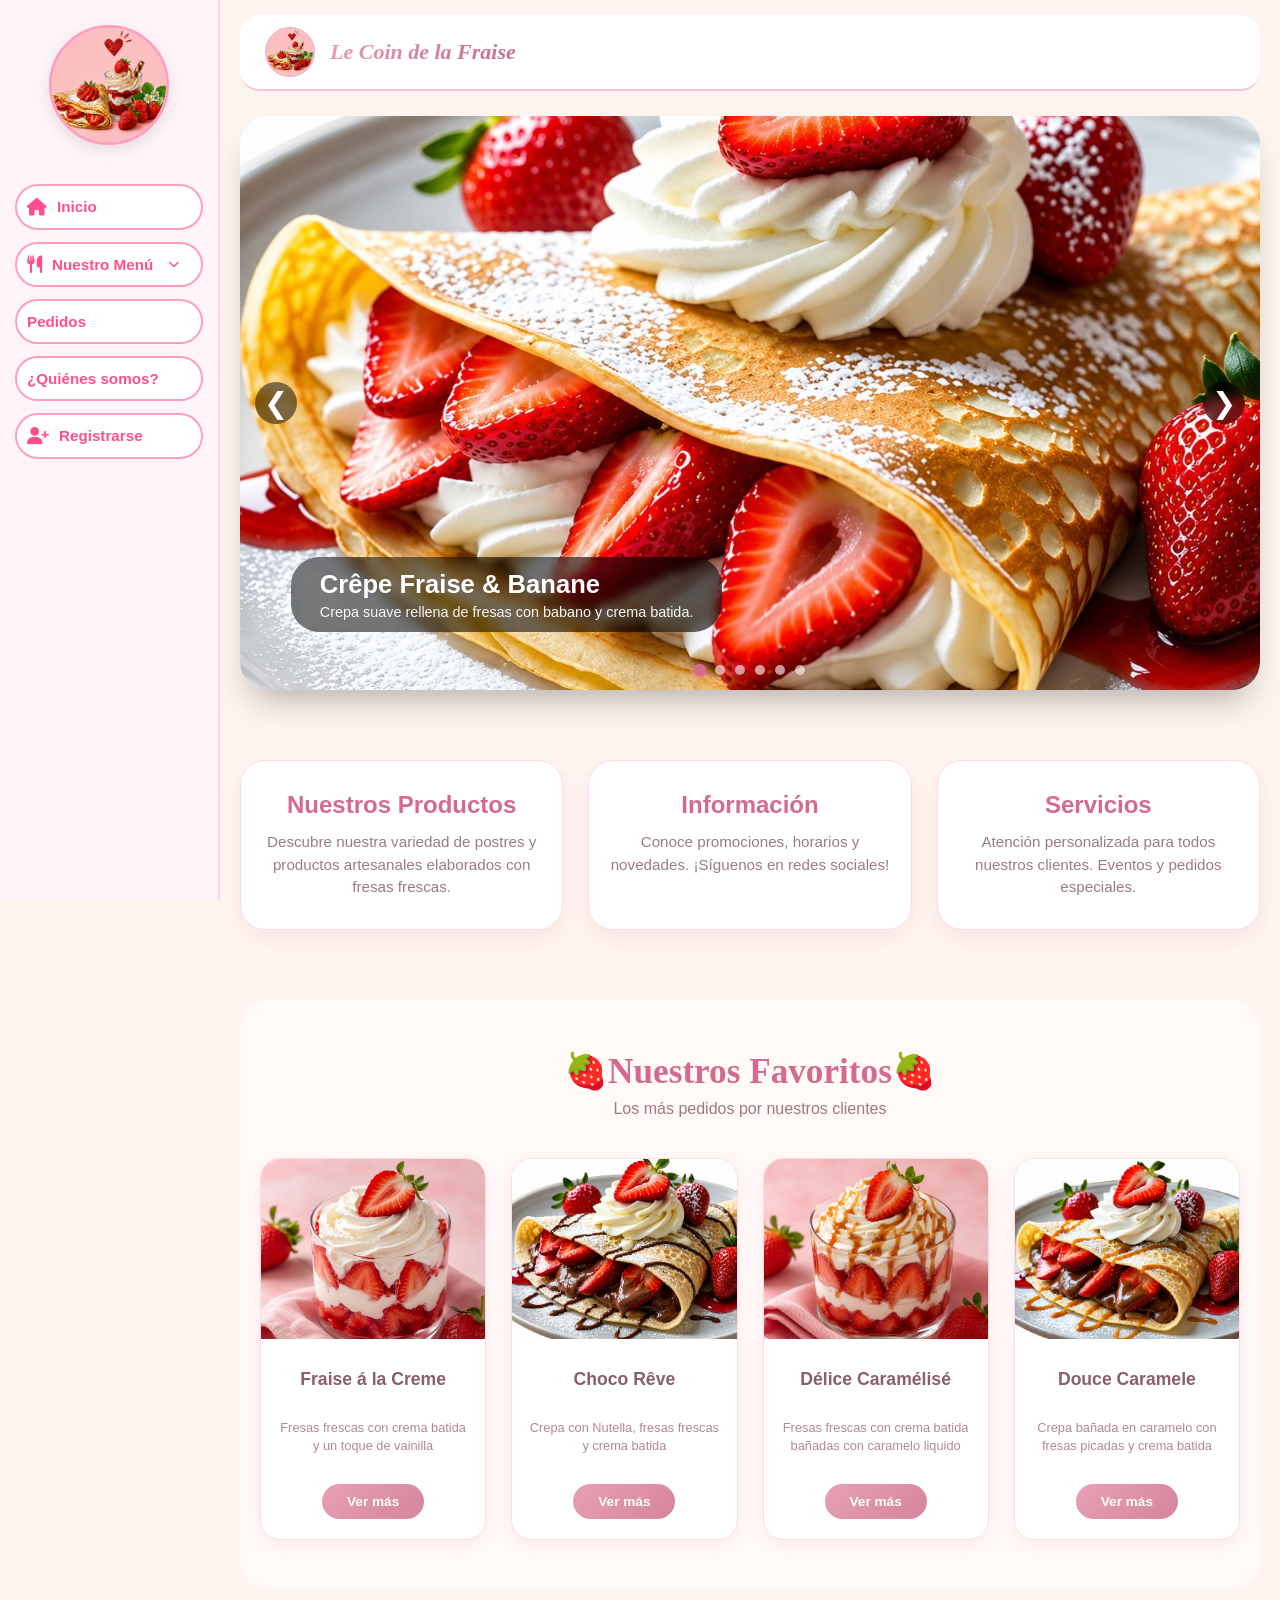
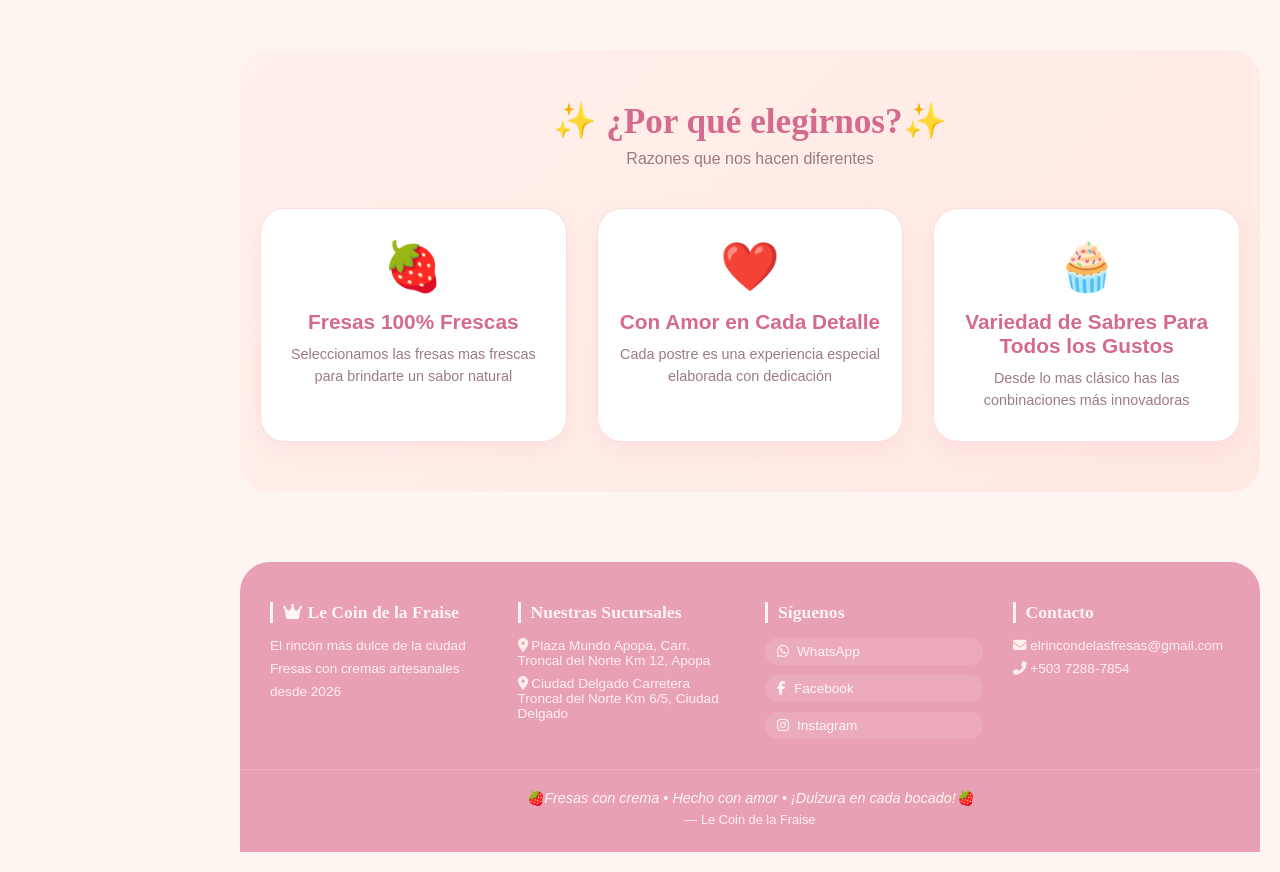
<file: index.html>
<!DOCTYPE html>
<html lang="es">
<head>
    <meta charset="UTF-8">
    <meta name="viewport" content="width=device-width, initial-scale=1.0">
    <title>Le Coin de la Fraise | Fresas & Delicias</title>
    <link rel="stylesheet" href="./css/inicio.css">
    <link rel="stylesheet" href="https://cdnjs.cloudflare.com/ajax/libs/font-awesome/6.5.1/css/all.min.css">
</head>
<body>

<div class="container-principal">
    <!-- MENÚ LATERAL (SIDEBAR) NUEVO -->
    <aside class="sidebar">
        <div class="logo-sidebar">
            <img src="IMG/logo.png" alt="Logo">
        </div>
        <nav class="nav-sidebar">
            <a href="index.html"><i class="fas fa-home"></i> Inicio</a>
            
            <!-- Opción con submenú -->
            <div class="menu-item-con-submenu">
                <a href="#" class="menu-principal">
                    <i class="fas fa-utensils"></i> Nuestro Menú
                    <i class="fas fa-chevron-down submenu-flecha"></i>
                </a>
                <div class="submenu">
                    <a href="./Html/MenuFresas.html">Fresas con crema</a>
                  <a href="./Html/MenuCrepas.html">Crepas</a>
                </div>
            </div>

            <a href="./Html/Pedidos.html">Pedidos</a>
            <a href="./Html/Nosotros.html">¿Quiénes somos?</a>
            <a href="./Html/Registro.html"><i class="fas fa-user-plus"></i> Registrarse</a>
        </nav>
    </aside>

    <!-- CONTENIDO PRINCIPAL -->
    <main class="main-content">
        <!-- ENCABEZADO SUPERIOR -->
        <header class="header-principal">
            <div class="logo-header">
                <img src="IMG/logo.png" alt="Logo">
                <h1>Le Coin de la Fraise</h1>
            </div>
        </header>

        <!-- ========== CARRUSEL ========== -->
        <section class="carousel-section" id="inicio">
            <div class="carousel-container">
                <div class="carousel-slides">
                    <div class="slide active">
                        <img src="IMG/crepafresa.png" alt="Crepa de fresa">
                        <div class="slide-caption">
                            <h2>Crêpe Fraise & Banane</h2>
                            <p>Crepa suave rellena de fresas con babano y crema batida.</p>
                        </div>
                    </div>
                    <div class="slide">
                        <img src="IMG/fresa con crema.png" alt="Crepas de caramelo">
                        <div class="slide-caption">
                            <h2>Fraise á la Creme</h2>
                            <p>Fresas frescas con crema batida y un toque de bainilla.</p>
                        </div>
                    </div>
                        <div class="slide">
                        <img src="IMG/caramele.png" alt="Crepas de caramelo">
                        <div class="slide-caption">
                            <h2>Douce Caramele</h2>
                            <p>Crepa bañada en caramelo con fresas picadas y crema batida.</p>
                        </div>
                    </div>
                    <div class="slide">
                        <img src="IMG/fresa con caramelo.png" alt="Fresa con caramelo">
                        <div class="slide-caption">
                            <h2>Délice Caraélisé</h2>
                            <p>Fresas frescas con crema batida bañadas con caramelo liquido.</p>
                        </div>
                    </div>
                    <div class="slide">
                        <img src="IMG/chococrepa.png" alt="Crepa de chocolate">
                        <div class="slide-caption">
                            <h2>Choco Rêve</h2>
                            <p>Crepa con nutella, fresas frescas y crema batida.</p>
                        </div>
                    </div>
                    <div class="slide">
                        <img src="IMG/fresachoco.jpg" alt="Fresas de chocolate">
                        <div class="slide-caption">
                            <h2>Chocofraise</h2>
                            <p>Fresas frescas con crema batida bañadas con chocolate liquido.</p>
                        </div>
                    </div>
                </div>
                <button class="carousel-btn prev" id="prevBtn">&#10094;</button>
                <button class="carousel-btn next" id="nextBtn">&#10095;</button>
                <div class="carousel-dots" id="dotsContainer"></div>
            </div>
        </section>

        <!-- ========== TARJETAS DE INFORMACIÓN ========== -->
        <section class="info" id="informacion">
            <div class="card">
                <h2>Nuestros Productos</h2>
                <p>Descubre nuestra variedad de postres y productos artesanales elaborados con fresas frescas.</p>
            </div>
            <div class="card">
                <h2>Información</h2>
                <p>Conoce promociones, horarios y novedades. ¡Síguenos en redes sociales!</p>
            </div>
            <div class="card">
                <h2>Servicios</h2>
                <p>Atención personalizada para todos nuestros clientes. Eventos y pedidos especiales.</p>
            </div>
        </section>

        <!-- ========== SECCIÓN NUESTROS FAVORITOS ========== -->
        <section class="favoritos" id="menu">
            <div class="container-favoritos">
                <h2 class="titulo-seccion">🍓Nuestros Favoritos🍓</h2>
                <p class="subtitulo-seccion">Los más pedidos por nuestros clientes</p>
                <div class="productos-grid">
                    <div class="producto-card">
                        <div class="producto-imagen">
                            <img src="IMG/fresa con crema.png" alt="Fresas con Crema">
                        </div>
                        <h3>Fraise á la Creme</h3>
                        <p class="producto-descripcion">Fresas frescas con crema batida y un toque de vainilla</p>
                        <button class="btn-ver-mas"  href="./Html/MenuFresas.html">Ver más</button>
                    </div>
                    <div class="producto-card">
                        <div class="producto-imagen">
                            <img src="IMG/chococrepa.png" alt="Crepa con Chocolate">
                        </div>
                        <h3>Choco Rêve</h3>
                        <p class="producto-descripcion">Crepa con Nutella, fresas frescas y crema batida</p>
                        <button class="btn-ver-mas" href="MenuCrepas.html">Ver más</button>
                    </div>
                    <div class="producto-card">
                        <div class="producto-imagen">
                            <img src="IMG/fresa con caramelo.png" alt="fresas con caramelo">
                        </div>
                        <h3>Délice Caramélisé</h3>
                        <p class="producto-descripcion">Fresas frescas con crema batida bañadas con caramelo liquido</p>
                        <button class="btn-ver-mas" href="MenuFresas.html">Ver más</button>
                    </div>
                    <div class="producto-card">
                        <div class="producto-imagen">
                            <img src="IMG/caramele.png" alt="Crepa con caramelo">
                        </div>
                        <h3>Douce Caramele</h3>
                        <p class="producto-descripcion">Crepa bañada en caramelo con fresas picadas y crema batida</p>
                        <button class="btn-ver-mas" href="MenuCrepas.html">Ver más</button>
                    </div>
                </div>
            </div>
        </section>

        <!-- ========== SECCIÓN ¿POR QUÉ ELEGIRNOS? (NOSOTROS) ========== -->
        <section class="porque-elegirnos" id="nosotros">
            <div class="container-porque">
                <h2 class="titulo-seccion">✨ ¿Por qué elegirnos?✨</h2>
                <p class="subtitulo-seccion">Razones que nos hacen diferentes</p>
                <div class="razones-grid">
                    <div class="razon-card">
                        <div class="razon-icono">🍓</div>
                        <h3>Fresas 100% Frescas</h3>
                        <p>Seleccionamos las fresas mas frescas para brindarte un sabor natural</p> 
                    </div>
                    <div class="razon-card">
                        <div class="razon-icono">❤️</div>
                        <h3>Con Amor en Cada Detalle</h3>
                        <p>Cada postre es una experiencia especial elaborada con dedicación</p>
                    </div>
                    <div class="razon-card">
                        <div class="razon-icono">🧁</div>
                        <h3>Variedad de Sabres Para Todos los Gustos</h3>
                        <p>Desde lo mas clásico has las conbinaciones más innovadoras</p>
                    </div>
                </div>
            </div>
        </section>

        <!-- ========== FOOTER NUEVO ========== -->
        <footer class="footer-redisenado">
            <div class="footer-contenido-arriba">
                <div class="footer-container">
                    <div class="footer-columna footer-columna-info">
                        <h3><i class="fas fa-crown"></i> Le Coin de la Fraise</h3>
                        <p>El rincón más dulce de la ciudad</p>
                        <p>Fresas con cremas artesanales</p>
                        <p>desde 2026</p>
                    </div>

                    <div class="footer-columna footer-columna-sucursales">
                        <h3>Nuestras Sucursales</h3>
                        <p><i class="fas fa-location-dot"></i> Plaza Mundo Apopa, Carr. Troncal del Norte Km 12, Apopa</p>
                        <p><i class="fas fa-location-dot"></i> Ciudad Delgado Carretera Troncal del Norte Km 6/5, Ciudad Delgado</p>
                    </div>

                    <div class="footer-columna footer-columna-redes">
                        <h3>Síguenos</h3>
                        <div class="redes-sociales-footer">
                            <a href="https://wa.me/50372887854?text=¡Hola!%20Me%20gustaría%20ordenar%20unas%20fresas%20con%20crema" aria-label="WhatsApp"><i class="fab fa-whatsapp"></i> WhatsApp</a>
                            <a href="https://www.facebook.com/share/1c9cbcK5gX/" aria-label="Facebook"><i class="fab fa-facebook-f"></i> Facebook</a>
                            <a href="https://www.instagram.com/le_coin_de_la_fraise?igsh=Z292ZjJ0dDlyNTkz" aria-label="Instagram"><i class="fab fa-instagram"></i> Instagram</a>
                        </div>
                    </div>

                    <div class="footer-columna footer-columna-contacto">
                        <h3>Contacto</h3>
                        <p><i class="fas fa-envelope"></i> elrincondelasfresas@gmail.com</p>
                        <p><i class="fas fa-phone-alt"></i> +503 7288-7854</p>
                    </div>
                </div>
            </div>

            <div class="footer-mensaje">
                <p class="mensaje-texto">🍓Fresas con crema • Hecho con amor • ¡Dulzura en cada bocado!🍓</p>
                <p class="mensaje-autor">— Le Coin de la Fraise</p>
            </div>
        </footer>
    </main>
</div>

<script src="Js/inicio.js"></script>
</body>
</html>
</file>
<file: css/inicio.css>
* {
    margin: 0;
    padding: 0;
    box-sizing: border-box;
    font-family: 'Segoe UI', Arial, Helvetica, sans-serif;
}

body {
    background: #FFF5F0;
}

@import url('https://fonts.googleapis.com/css2?family=Playfair+Display:ital,wght@0,400;0,500;0,600;0,700;0,800;1,400;1,500;1,600;1,700;1,800&display=swap');

.container-principal {
    display: flex;
    min-height: 100vh;
}

/* ========== SIDEBAR ========== */
.sidebar {
    width: 220px;
    background: #fff5f8;
    padding: 25px 15px;
    border-right: 2px solid #ffd3e1;
    position: sticky;
    top: 0;
    height: 100vh;
    display: flex;
    flex-direction: column;
    align-items: center;
}

.logo-sidebar {
    text-align: center;
    margin-bottom: 35px;
}

.logo-sidebar img {
    width: 120px;
    height: 120px;
    border-radius: 50%;
    object-fit: cover;
    border: 3px solid #ff9fc0;
    box-shadow: 0 5px 15px rgba(0, 0, 0, 0.1);
    transition: transform 0.3s ease;
}

.logo-sidebar img:hover {
    transform: scale(1.05);
}

.nav-sidebar {
    display: flex;
    flex-direction: column;
    gap: 12px;
    width: 100%;
}

/* Elemento contenedor del menú con submenú */
.menu-item-con-submenu {
    position: relative;
    width: 100%;
}

/* Enlace principal del menú (Nuestro Menú) */
.menu-principal {
    display: flex;
    align-items: center;
    justify-content: flex-start;
    gap: 10px;
    text-decoration: none;
    color: #ff4f8f;
    font-weight: 600;
    padding: 12px 10px;
    border-radius: 50px;
    border: 2px solid #ff9fc0;
    background: white;
    transition: 0.3s;
    text-align: center;
    font-size: 0.95rem;
    cursor: pointer;
}

.menu-principal .submenu-flecha {
    font-size: 0.7rem;
    transition: transform 0.3s ease;
    margin-left: 5px;
}

.menu-item-con-submenu:hover .menu-principal {
    background: #ff6ea7;
    color: white;
}

.menu-item-con-submenu:hover .menu-principal .submenu-flecha {
    transform: rotate(180deg);
}

/* Submenú oculto por defecto */
.submenu { 
    position: absolute;
    top: 100%;
    left: 0;
    width: 100%;
    background: #fff5f8;
    border-radius: 20px;
    padding: 8px 0;
    display: flex;
    flex-direction: column;
    gap: 8px;
    opacity: 0;
    visibility: hidden;
    transform: translateY(-10px);
    transition: all 0.3s ease;
    z-index: 100;
    box-shadow: 0 8px 16px rgba(0,0,0,0.1);
    border: 1px solid #ffd3e1;
}

.menu-item-con-submenu:hover .submenu {
    opacity: 1;
    visibility: visible;
    transform: translateY(0);
}

.submenu a {
    display: flex;
    align-items: center;
    justify-content: flex-start;
    gap: 8px;
    text-decoration: none;
    color: #ff4f8f;
    font-weight: 500;
    padding: 8px 12px;
    border-radius: 40px;
    background: white;
    margin: 0 8px;
    transition: 0.2s;
    font-size: 0.85rem;
    border: 1px solid #ffd3e1;
}

.submenu a:hover {
    background: #ff6ea7;
    color: white;
    transform: translateX(5px);
}

/* Resto de enlaces del sidebar */
.nav-sidebar > a {
    display: flex;
    align-items: center;
    justify-content: flex-start;
    gap: 10px;
    text-decoration: none;
    color: #ff4f8f;
    font-weight: 600;
    padding: 12px 10px;
    border-radius: 50px;
    border: 2px solid #ff9fc0;
    background: white;
    transition: 0.3s;
    text-align: center;
    font-size: 0.95rem;
}

.nav-sidebar > a:hover {
    background: #ff6ea7;
    color: white;
    transform: translateX(5px);
}

.nav-sidebar i {
    font-size: 1.1rem;
}

/* ========== MAIN CONTENT ========== */
.main-content {
    flex: 1;
    overflow-x: hidden;
    padding: 0 20px 20px 20px;
    display: flex;
    flex-direction: column;
}

/* ========== HEADER (sin botón) ========== */
.header-principal {
    background: white;
    padding: 12px 25px;
    border-bottom: 2px solid #F5C6D0;
    margin-bottom: 25px;
    border-radius: 20px;
    margin-top: 15px;
}

.logo-header {
    display: flex;
    justify-content: flex-start;  /* Alineado a la izquierda */
    align-items: center;
}

.logo-titulo {
    display: flex;
    align-items: center;
    gap: 15px;
}

.logo-titulo img {
    width: 50px;
    height: 50px;
    border-radius: 50%;
    object-fit: cover;
    border: 2px solid #F2B5C4;
}

.logo-titulo h1 {
    font-size: 22px;
    font-family: 'Playfair Display', serif;
    font-weight: 700;
    font-style: italic;
    background: linear-gradient(135deg, #E8A0B4, #D4859B, #c06d8a);
    background-clip: text;
    -webkit-background-clip: text;
    color: transparent;
}

/* ========== CONTENIDO PRINCIPAL ========== */
.main-content {
    flex: 1;
    overflow-x: hidden;
    padding: 0 20px 20px 20px;
    display: flex;
    flex-direction: column;
}

/* ========== HEADER PRINCIPAL ========== */
.header-principal {
    background: white;
    padding: 12px 25px;
    border-bottom: 2px solid #F5C6D0;
    margin-bottom: 25px;
    border-radius: 20px;
    margin-top: 15px;
}

.logo-header {
    display: flex;
    align-items: center;
    gap: 15px;
}

.logo-header img {
    width: 50px;
    height: 50px;
    border-radius: 50%;
    object-fit: cover;
    border: 2px solid #F2B5C4;
}

.logo-header h1 {
    font-size: 22px;
    font-family: 'Playfair Display', serif;
    font-weight: 700;
    font-style: italic;
    background: linear-gradient(135deg, #E8A0B4, #D4859B, #c06d8a);
    background-clip: text;
    -webkit-background-clip: text;
    color: transparent;
}

/* ========== CARRUSEL ========== */
.carousel-section {
    max-width: 1200px;
    margin: 0 auto 30px auto;
    padding: 0;
}

.carousel-container {
    position: relative;
    overflow: hidden;
    border-radius: 28px;
    box-shadow: 0 20px 35px -12px rgba(0, 0, 0, 0.3);
    background-color: #e2e8f0;
}

.carousel-slides {
    display: flex;
    transition: transform 0.5s ease-in-out;
}

.slide {
    min-width: 100%;
    position: relative;
    aspect-ratio: 16 / 9;
}

.slide img {
    width: 100%;
    height: 100%;
    object-fit: cover;
    display: block;
}

.slide-caption {
    position: absolute;
    bottom: 10%;
    left: 5%;
    right: auto;
    background: linear-gradient(135deg, rgba(0, 0, 0, 0.5), rgba(0, 0, 0, 0.6));
    color: #fff9e8;
    padding: 0.8rem 1.8rem;
    border-radius: 28px;
    max-width: 60%;
    backdrop-filter: blur(5px);
}

.slide-caption h2 {
    font-size: 1.6rem;
    margin-bottom: 0.3rem;
    font-weight: 700;
    color: #ffffff;
}

.slide-caption p {
    font-size: 0.9rem;
    opacity: 0.95;
    color: #ffffff;
}

.carousel-btn {
    position: absolute;
    top: 50%;
    transform: translateY(-50%);
    background-color: rgba(0, 0, 0, 0.5);
    color: white;
    border: none;
    font-size: 1.8rem;
    cursor: pointer;
    padding: 0.5rem 0.9rem;
    border-radius: 50%;
    transition: all 0.2s;
    backdrop-filter: blur(5px);
    z-index: 10;
    width: 42px;
    height: 42px;
    display: flex;
    align-items: center;
    justify-content: center;
}

.carousel-btn:hover {
    background-color: #d46b8e;
    transform: translateY(-50%) scale(1.05);
}

.prev {
    left: 15px;
}

.next {
    right: 15px;
}

.carousel-dots {
    position: absolute;
    bottom: 15px;
    left: 50%;
    transform: translateX(-50%);
    display: flex;
    gap: 10px;
    z-index: 10;
}

.dot {
    width: 10px;
    height: 10px;
    background-color: rgba(255, 255, 255, 0.6);
    border-radius: 50%;
    cursor: pointer;
    transition: 0.2s;
}

.dot.active-dot {
    background-color: #d46b8e;
    transform: scale(1.2);
    box-shadow: 0 0 6px #d46b8e;
}

/* ===== TARJETAS DE INFORMACIÓN ===== */
.info {
    width: 100%;
    max-width: 1200px;
    margin: 40px auto;
    display: grid;
    grid-template-columns: repeat(3, 1fr);
    gap: 25px;
}

.card {
    background: #FFFFFF;
    padding: 30px 20px;
    border-radius: 25px;
    text-align: center;
    box-shadow: 0 8px 20px rgba(232, 160, 180, 0.2);
    transition: transform 0.3s ease, box-shadow 0.3s ease;
    border: 1px solid #FADDE3;
}

.card:hover {
    transform: translateY(-5px);
    box-shadow: 0 15px 30px rgba(232, 160, 180, 0.3);
}

.card h2 {
    margin-bottom: 12px;
    color: #D46B8E;
    font-size: 1.5rem;
}

.card p {
    color: #9B7B85;
    line-height: 1.5;
    font-size: 0.95rem;
}

/* ===== SECCIÓN NUESTROS FAVORITOS ===== */
.favoritos {
    background: #FFF9F7;
    padding: 50px 20px;
    border-radius: 30px;
    margin: 30px 0;
}

.container-favoritos {
    max-width: 1200px;
    margin: 0 auto;
}

.titulo-seccion {
    text-align: center;
    font-family: 'Playfair Display', serif;
    font-size: 2.2rem;
    color: #D46B8E;
    margin-bottom: 8px;
}

.subtitulo-seccion {
    text-align: center;
    color: #9B7B85;
    margin-bottom: 40px;
    font-size: 1rem;
}

/* 4 PRODUCTOS EN UNA SOLA FILA */
.productos-grid {
    display: grid;
    grid-template-columns: repeat(4, 1fr);  /* 4 columnas fijas - todos en una fila */
    gap: 25px;
    align-items: stretch;
}

/* TARJETAS CORREGIDAS - BOTONES E INFORMACIÓN ALINEADOS */
.producto-card {
    background: white;
    border-radius: 20px;
    overflow: hidden;
    text-align: center;
    transition: transform 0.3s ease, box-shadow 0.3s ease;
    box-shadow: 0 5px 15px rgba(232, 160, 180, 0.15);
    border: 1px solid #FADDE3;
    display: flex;
    flex-direction: column;
    height: 100%;
}

.producto-imagen {
    width: 100%;
    height: 180px;
    overflow: hidden;
    flex-shrink: 0;
}

.producto-imagen img {
    width: 100%;
    height: 100%;
    object-fit: cover;
    transition: transform 0.5s ease;
    display: block;
}

.producto-card:hover .producto-imagen img {
    transform: scale(1.05);
}

.producto-card h3 {
    font-size: 1.1rem;
    color: #8B5E6B;
    margin: 15px 12px 5px 12px;
    padding: 0;
    min-height: 50px;
    display: flex;
    align-items: center;
    justify-content: center;
}

.producto-descripcion {
    font-size: 0.8rem;
    color: #B08895;
    padding: 0 15px;
    margin-bottom: 10px;
    line-height: 1.4;
    min-height: 55px;
    display: flex;
    align-items: center;
    justify-content: center;
}

.producto-precio {
    font-size: 1.2rem;
    font-weight: bold;
    color: #E8A0B4;
    margin: 5px 0 10px 0;
    min-height: 35px;
    display: flex;
    align-items: center;
    justify-content: center;
}

.btn-ver-mas {
    background: linear-gradient(135deg, #E8A0B4, #D4859B);
    color: white;
    border: none;
    padding: 10px 25px;
    border-radius: 30px;
    font-size: 0.85rem;
    font-weight: bold;
    cursor: pointer;
    margin: 10px auto 20px auto;
    transition: all 0.3s ease;
    width: fit-content;
    display: inline-block;
}

.btn-ver-mas:hover {
    transform: scale(1.05);
    background: linear-gradient(135deg, #D4859B, #c06d8a);
}

/* ===== SECCIÓN ¿POR QUÉ ELEGIRNOS? ===== */
.porque-elegirnos {
    background: linear-gradient(135deg, #FFF0EB, #FFE8E2);
    padding: 50px 20px;
    border-radius: 30px;
    margin: 30px 0;
}

.container-porque {
    max-width: 1200px;
    margin: 0 auto;
}

.razones-grid {
    display: grid;
    grid-template-columns: repeat(3, 1fr);
    gap: 30px;
    text-align: center;
}

.razon-card {
    background: white;
    padding: 30px 15px;
    border-radius: 25px;
    transition: all 0.3s ease;
    box-shadow: 0 8px 20px rgba(232, 160, 180, 0.15);
    border: 1px solid #FADDE3;
}

.razon-card:hover {
    transform: translateY(-5px);
}

.razon-icono {
    font-size: 3rem;
    margin-bottom: 15px;
}

.razon-card h3 {
    font-size: 1.3rem;
    color: #D46B8E;
    margin-bottom: 10px;
}

.razon-card p {
    color: #9B7B85;
    font-size: 0.9rem;
    line-height: 1.5;
}

/* ========== FOOTER ========== */
.footer-redisenado {
    background: #E8A0B4;
    color: #FFFFFF;
    border-radius: 30px 30px 0 0;
    margin-top: 40px;
}

.footer-contenido-arriba {
    padding: 40px 30px 30px;
}

.footer-container {
    max-width: 1000px;
    margin: 0 auto;
    display: flex;
    justify-content: space-between;
    gap: 30px;
    flex-wrap: wrap;
}

.footer-columna {
    flex: 1;
    min-width: 160px;
}

.footer-columna h3 {
    font-family: 'Playfair Display', serif;
    font-size: 1.1rem;
    margin-bottom: 15px;
    color: #FFF5F0;
    border-left: 3px solid #FFF5F0;
    padding-left: 10px;
}

.footer-columna p {
    margin: 8px 0;
    font-size: 0.85rem;
    color: #FFF0EB;
}

.footer-columna-contacto {
    flex: 1;
    min-width: 160px;
}

.footer-columna-contacto h3 {
    font-family: 'Playfair Display', serif;
    font-size: 1.1rem;
    margin-bottom: 15px;
    color: #FFF5F0;
    border-left: 3px solid #FFF5F0;
    padding-left: 10px;
}

.footer-columna-contacto p {
    margin: 8px 0;
    font-size: 0.85rem;
    color: #FFF0EB;
}

.redes-sociales-footer {
    display: flex;
    flex-direction: column;
    gap: 10px;
}

.redes-sociales-footer a {
    text-decoration: none;
    color: #FFF5F0;
    font-size: 0.85rem;
    transition: all 0.3s ease;
    display: inline-flex;
    align-items: center;
    gap: 8px;
    padding: 6px 12px;
    border-radius: 30px;
    background: rgba(255, 245, 240, 0.12);
}

.redes-sociales-footer a:hover {
    background: rgba(255, 245, 240, 0.3);
    transform: translateX(5px);
}

.footer-mensaje {
    text-align: center;
    padding: 20px 20px 25px;
    border-top: 1px solid rgba(255, 245, 240, 0.2);
}

.mensaje-texto {
    font-size: 0.9rem;
    font-style: italic;
    color: #FFF5F0;
    margin-bottom: 5px;
}

.mensaje-autor {
    font-size: 0.8rem;
    color: #FFF0EB;
}

/* ========== RESPONSIVE ========== */
@media (max-width: 1024px) {
    .productos-grid {
        grid-template-columns: repeat(2, 1fr);  /* En tablets: 2 por fila */
    }
}

@media (max-width: 900px) {
    .sidebar {
        width: 180px;
        padding: 20px 10px;
    }
    
    .logo-sidebar img {
        width: 90px;
        height: 90px;
    }
    
    .nav-sidebar a {
        padding: 8px 6px;
        font-size: 0.8rem;
    }
}

@media (max-width: 768px) {
    .container-principal {
        flex-direction: column;
    }
    
    .sidebar {
        width: 100%;
        height: auto;
        position: relative;
        flex-direction: row;
        justify-content: space-between;
        padding: 15px 20px;
        border-right: none;
        border-bottom: 2px solid #ffd3e1;
    }
    
    .logo-sidebar {
        margin-bottom: 0;
    }
    
    .logo-sidebar img {
        width: 60px;
        height: 60px;
    }
    
    .nav-sidebar {
        flex-direction: row;
        justify-content: center;
        gap: 10px;
        width: auto;
    }
    
    .nav-sidebar a {
        padding: 8px 15px;
        font-size: 0.8rem;
    }
    
    .info {
        grid-template-columns: 1fr;
        gap: 20px;
    }
    
    .razones-grid {
        grid-template-columns: 1fr;
        gap: 20px;
    }
    
    .slide-caption h2 {
        font-size: 1.1rem;
    }
    
    .slide-caption p {
        font-size: 0.7rem;
    }
    
    .slide-caption {
        padding: 0.5rem 1rem;
        max-width: 75%;
    }
    
    .carousel-btn {
        width: 32px;
        height: 32px;
        font-size: 1.2rem;
    }
    
    .footer-container {
        flex-direction: column;
        text-align: center;
        gap: 25px;
    }
    
    .footer-columna h3 {
        border-left: none;
        border-bottom: 2px solid #FFF5F0;
        padding-left: 0;
        padding-bottom: 5px;
        display: inline-block;
    }
    
    .footer-columna-contacto h3 {
        border-left: none;
        border-bottom: 2px solid #FFF5F0;
        padding-left: 0;
        padding-bottom: 5px;
        display: inline-block;
    }
    
    .redes-sociales-footer {
        align-items: center;
    }
}

@media (max-width: 550px) {
    .productos-grid {
        grid-template-columns: 1fr;  /* En móviles: 1 por fila */
    }
}

@media (max-width: 480px) {
    .sidebar {
        flex-wrap: wrap;
        justify-content: center;
        gap: 15px;
    }
    
    .nav-sidebar {
        flex-wrap: wrap;
    }
    
    .titulo-seccion {
        font-size: 1.6rem;
    }
}
</file>
